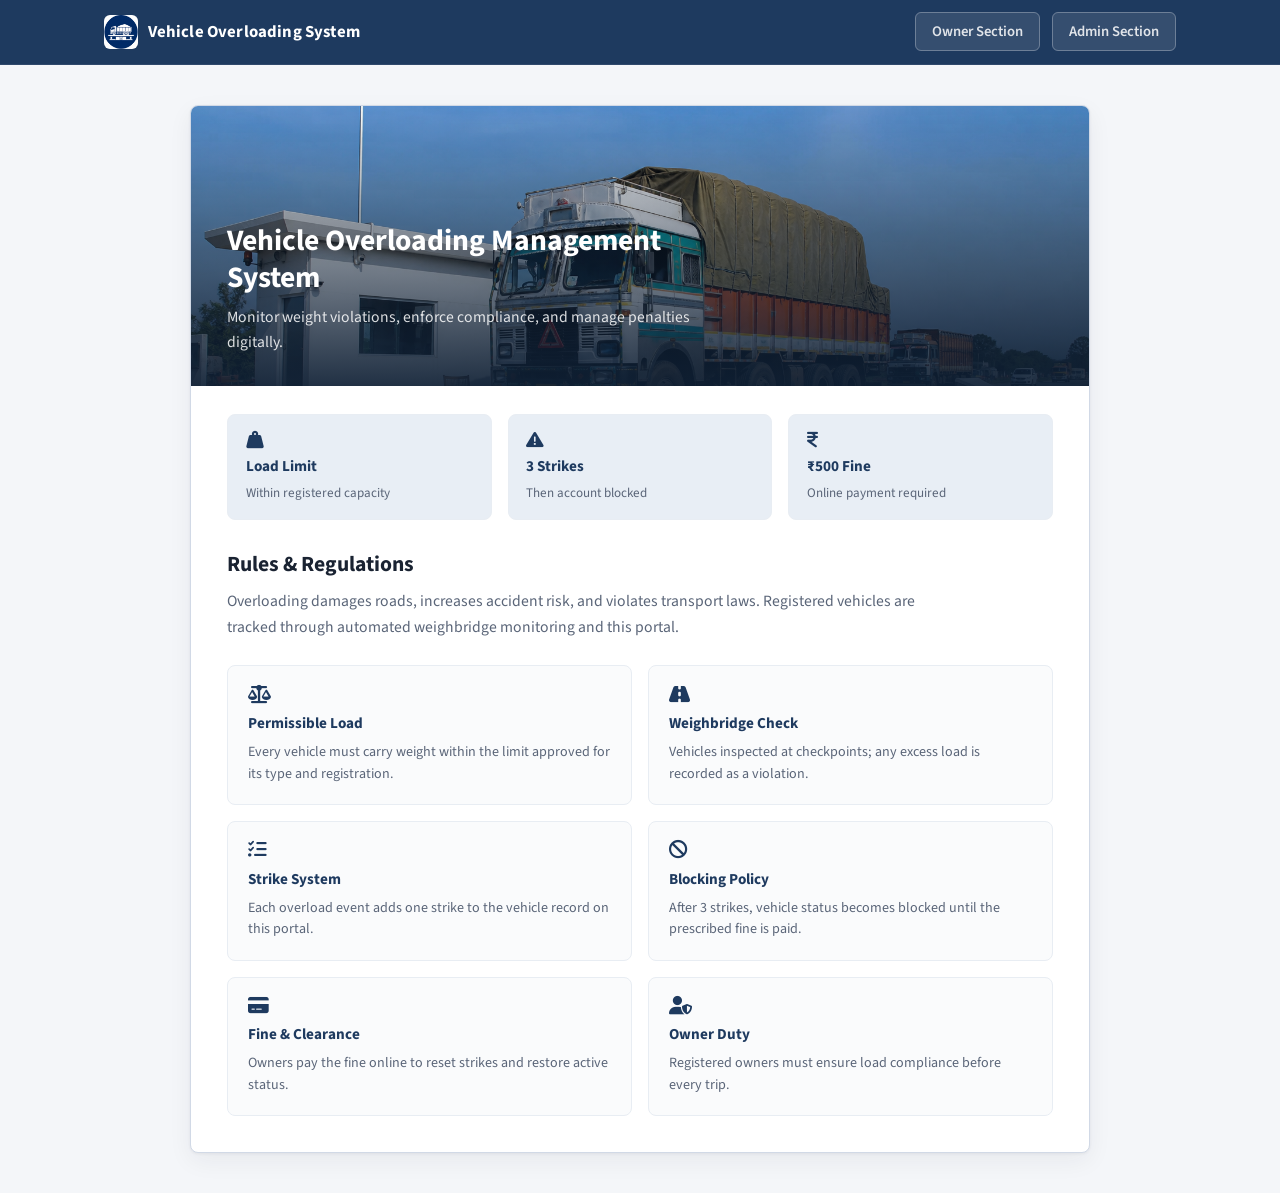
<file: demo/src/main/resources/static/index.html>
<!doctype html>
<html lang="en">
<head>
  <meta charset="utf-8" />
  <meta name="viewport" content="width=device-width,initial-scale=1" />
  <title>Vehicle Overloading Management System</title>
  <link href="css/style.css?v=16" rel="stylesheet" />
  <link rel="stylesheet" href="https://cdnjs.cloudflare.com/ajax/libs/font-awesome/6.4.0/css/all.min.css" crossorigin="anonymous" referrerpolicy="no-referrer" />
</head>
<body class="auth-page home-page">
  <nav class="nav">
    <div class="container nav-inner">
      <a class="brand" href="index.html"><img src="images/logo.png" alt="" class="brand-logo"> Vehicle Overloading System</a>
      <ul class="nav-links">
        <li><a href="login.html" class="portal-link">Owner Section</a></li>
        <li><a href="admin-login.html" class="portal-link">Admin Section</a></li>
      </ul>
    </div>
  </nav>

  <main class="container center-page">
    <div class="card home-card">
      <div class="home-hero">
        <img src="images/hero-truck.jpg" alt="Commercial vehicle at weighbridge" class="home-hero-image">
        <div class="home-hero-overlay">
          <h1>Vehicle Overloading Management System</h1>
          <p>Monitor weight violations, enforce compliance, and manage penalties digitally.</p>
        </div>
      </div>

      <div class="home-content">
        <div class="home-highlights">
          <div class="home-highlight">
            <i class="fa-solid fa-weight-hanging"></i>
            <strong>Load Limit</strong>
            <span>Within registered capacity</span>
          </div>
          <div class="home-highlight">
            <i class="fa-solid fa-triangle-exclamation"></i>
            <strong>3 Strikes</strong>
            <span>Then account blocked</span>
          </div>
          <div class="home-highlight">
            <i class="fa-solid fa-indian-rupee-sign"></i>
            <strong>₹500 Fine</strong>
            <span>Online payment required</span>
          </div>
        </div>

        <h2 class="home-section-title">Rules &amp; Regulations</h2>
        <p class="home-intro muted">
          Overloading damages roads, increases accident risk, and violates transport laws.
          Registered vehicles are tracked through automated weighbridge monitoring and this portal.
        </p>

        <div class="home-rules-grid">
          <article class="home-rule-card">
            <i class="fa-solid fa-scale-balanced"></i>
            <h3>Permissible Load</h3>
            <p>Every vehicle must carry weight within the limit approved for its type and registration.</p>
          </article>
          <article class="home-rule-card">
            <i class="fa-solid fa-road"></i>
            <h3>Weighbridge Check</h3>
            <p>Vehicles inspected at checkpoints; any excess load is recorded as a violation.</p>
          </article>
          <article class="home-rule-card">
            <i class="fa-solid fa-list-check"></i>
            <h3>Strike System</h3>
            <p>Each overload event adds one strike to the vehicle record on this portal.</p>
          </article>
          <article class="home-rule-card">
            <i class="fa-solid fa-ban"></i>
            <h3>Blocking Policy</h3>
            <p>After 3 strikes, vehicle status becomes blocked until the prescribed fine is paid.</p>
          </article>
          <article class="home-rule-card">
            <i class="fa-solid fa-credit-card"></i>
            <h3>Fine &amp; Clearance</h3>
            <p>Owners pay the fine online to reset strikes and restore active status.</p>
          </article>
          <article class="home-rule-card">
            <i class="fa-solid fa-user-shield"></i>
            <h3>Owner Duty</h3>
            <p>Registered owners must ensure load compliance before every trip.</p>
          </article>
        </div>
      </div>
    </div>
  </main>
</body>
</html>
</file>
<file: demo/src/main/resources/static/css/style.css>
@import url('https://fonts.googleapis.com/css2?family=Source+Sans+3:wght@400;500;600;700&display=swap');

:root {
  --bg: #f4f6f9;
  --surface: #ffffff;
  --primary: #1e3a5f;
  --primary-hover: #152a45;
  --primary-soft: #e8eef5;
  --accent: #1e3a5f;
  --text: #1a2332;
  --muted: #5a6578;
  --border: #d1d9e6;
  --border-light: #e8edf3;
  --success: #1a7f4b;
  --success-bg: #e8f5ee;
  --danger: #b42318;
  --danger-bg: #fdecea;
  --warning: #b54708;
  --warning-bg: #fef3e2;
  --shadow: 0 1px 3px rgba(26, 35, 50, 0.06), 0 8px 24px rgba(26, 35, 50, 0.06);
  --radius: 8px;
  --nav-height: 64px;
}

* { box-sizing: border-box; }

body {
  font-family: 'Source Sans 3', system-ui, -apple-system, sans-serif;
  background: var(--bg);
  color: var(--text);
  margin: 0;
  line-height: 1.55;
  font-size: 15px;
  -webkit-font-smoothing: antialiased;
}

.container { max-width: 1120px; margin: 0 auto; padding: 0 1.5rem; }

/* Navigation */
.nav {
  background: var(--primary);
  color: #fff;
  border-bottom: 1px solid rgba(255, 255, 255, 0.08);
  position: sticky;
  top: 0;
  z-index: 100;
}

.nav-inner {
  display: flex;
  align-items: center;
  justify-content: space-between;
  min-height: var(--nav-height);
}

.brand {
  color: #fff;
  text-decoration: none;
  font-weight: 700;
  font-size: 1.05rem;
  letter-spacing: 0.01em;
  display: flex;
  align-items: center;
  gap: 0.6rem;
}

.brand i { font-size: 1.1rem; opacity: 0.9; }

.brand-logo {
  width: 34px;
  height: 34px;
  object-fit: cover;
  border-radius: 6px;
  flex-shrink: 0;
}

.nav-links {
  list-style: none;
  display: flex;
  gap: 0.25rem;
  margin: 0;
  padding: 0;
  align-items: center;
}

.nav-links a {
  color: rgba(255, 255, 255, 0.85);
  text-decoration: none;
  padding: 0.45rem 0.85rem;
  border-radius: 4px;
  font-weight: 500;
  font-size: 0.92rem;
  transition: color 0.15s, background 0.15s;
}

.nav-links a.active {
  color: #fff;
  background: rgba(255, 255, 255, 0.12);
}

.nav-links a:hover { color: #fff; background: rgba(255, 255, 255, 0.08); }

.nav-links a.portal-link {
  border: 1px solid rgba(255, 255, 255, 0.25);
  margin-left: 0.25rem;
}

/* Auth layout */
.auth-page { background: var(--bg); min-height: 100vh; }

.auth-page .nav {
  background: var(--primary);
  box-shadow: none;
}

.auth-layout {
  display: grid;
  grid-template-columns: 1fr 1fr;
  min-height: calc(100vh - var(--nav-height));
}

.auth-brand-panel {
  background:
    linear-gradient(135deg, rgba(21, 42, 69, 0.92), rgba(30, 58, 95, 0.88)),
    url('../images/hero-truck.jpg') center/cover no-repeat;
  color: #fff;
  padding: 3rem 2.5rem;
  display: flex;
  flex-direction: column;
  justify-content: center;
  border-right: 1px solid rgba(255, 255, 255, 0.08);
}

.auth-brand-panel .system-tag {
  display: inline-block;
  font-size: 0.75rem;
  font-weight: 600;
  letter-spacing: 0.08em;
  text-transform: uppercase;
  color: rgba(255, 255, 255, 0.65);
  margin-bottom: 1rem;
}

.auth-brand-panel h1 {
  margin: 0 0 1rem;
  font-size: 1.85rem;
  font-weight: 700;
  line-height: 1.25;
  max-width: 360px;
}

.auth-brand-panel p {
  margin: 0;
  color: rgba(255, 255, 255, 0.75);
  font-size: 1rem;
  max-width: 380px;
  line-height: 1.6;
}

.auth-brand-panel ul {
  margin: 2rem 0 0;
  padding: 0;
  list-style: none;
}

.auth-brand-panel li {
  display: flex;
  align-items: flex-start;
  gap: 0.65rem;
  margin-bottom: 0.85rem;
  color: rgba(255, 255, 255, 0.8);
  font-size: 0.92rem;
}

.auth-brand-panel li i {
  margin-top: 0.15rem;
  opacity: 0.7;
  width: 1rem;
  text-align: center;
}

.auth-form-panel {
  display: flex;
  align-items: center;
  justify-content: center;
  padding: 2.5rem 1.5rem;
  background: var(--bg);
}

.center-page {
  display: flex;
  align-items: center;
  justify-content: center;
  min-height: calc(100vh - var(--nav-height));
  padding: 2.5rem 1.5rem;
}

/* Cards */
.card {
  background: var(--surface);
  border: 1px solid var(--border);
  border-radius: var(--radius);
  box-shadow: var(--shadow);
  padding: 2rem;
}

.auth-card {
  width: 100%;
  max-width: 420px;
  position: relative;
}

.auth-card.wide { max-width: 480px; }

.auth-card.compact {
  max-width: 380px;
  padding: 1.25rem 1.35rem;
}

.auth-card.compact .auth-header {
  margin-bottom: 1rem;
  padding-bottom: 0.85rem;
}

.auth-card.compact .auth-header h2 {
  font-size: 1.2rem;
}

.auth-card.compact .auth-header .muted {
  font-size: 0.85rem;
}

.auth-card.compact .form-row {
  margin-bottom: 0.65rem;
}

.auth-card.compact .form-row label {
  font-size: 0.82rem;
  margin-bottom: 0.25rem;
}

.auth-card.compact .form-row input,
.auth-card.compact .form-row textarea {
  padding: 0.5rem 0.75rem;
  font-size: 0.88rem;
}

.auth-card.compact .input-group input,
.auth-card.compact .input-group textarea {
  padding-left: 2.1rem;
}

.auth-card.compact .input-group i {
  left: 0.75rem;
  font-size: 0.8rem;
}

.auth-card.compact .form-actions {
  margin-top: 0.85rem;
}

.auth-card.compact .btn {
  padding: 0.55rem 1rem;
  font-size: 0.88rem;
}

.auth-card.compact .auth-footer {
  margin-top: 0.85rem;
  padding-top: 0.85rem;
  font-size: 0.85rem;
}

.register-grid {
  display: grid;
  grid-template-columns: 1fr 1fr;
  gap: 0 0.75rem;
}

.register-grid .form-row-full {
  grid-column: 1 / -1;
}

@media (max-width: 520px) {
  .register-grid { grid-template-columns: 1fr; }
}

.auth-header {
  margin-bottom: 1.75rem;
  padding-bottom: 1.25rem;
  border-bottom: 1px solid var(--border-light);
}

.auth-header-top {
  display: flex;
  align-items: center;
  justify-content: space-between;
  margin-bottom: 1rem;
}

.auth-back {
  display: inline-flex;
  align-items: center;
  gap: 0.4rem;
  color: var(--muted);
  text-decoration: none;
  font-size: 0.88rem;
  font-weight: 600;
  transition: color 0.15s;
  margin-bottom: 1rem;
}

.auth-back:hover { color: var(--primary); }

.auth-close {
  display: inline-flex;
  align-items: center;
  justify-content: center;
  width: 2rem;
  height: 2rem;
  border-radius: 6px;
  color: var(--muted);
  text-decoration: none;
  border: 1px solid var(--border);
  background: var(--surface);
  transition: color 0.15s, border-color 0.15s, background 0.15s;
}

.auth-close:hover {
  color: var(--text);
  border-color: #b8c5d6;
  background: var(--primary-soft);
}

.auth-header h2 {
  margin: 0 0 0.35rem;
  font-size: 1.45rem;
  font-weight: 700;
  color: var(--text);
}

.auth-header .muted { margin: 0; font-size: 0.92rem; }

.auth-icon { display: none; }

/* Forms */
.form-row { margin-bottom: 1rem; }

.form-row label {
  display: block;
  margin-bottom: 0.35rem;
  color: var(--text);
  font-size: 0.88rem;
  font-weight: 600;
}

.input-group { position: relative; display: flex; align-items: center; }

.input-group i {
  position: absolute;
  left: 0.85rem;
  color: var(--muted);
  font-size: 0.85rem;
  pointer-events: none;
}

.form-row input,
.form-row textarea,
.form-row select {
  width: 100%;
  padding: 0.65rem 0.85rem;
  border: 1px solid var(--border);
  border-radius: 6px;
  font-family: inherit;
  font-size: 0.95rem;
  color: var(--text);
  background: var(--surface);
  transition: border-color 0.15s, box-shadow 0.15s;
}

.input-group input,
.input-group textarea { padding-left: 2.35rem; }

.form-row input:focus,
.form-row textarea:focus,
.form-row select:focus {
  outline: none;
  border-color: var(--primary);
  box-shadow: 0 0 0 3px rgba(30, 58, 95, 0.1);
}

.form-row input::placeholder,
.form-row textarea::placeholder { color: #9aa5b5; }

.form-actions { margin-top: 1.5rem; }

.form-actions .btn { width: 100%; }

.auth-footer {
  text-align: center;
  margin-top: 1.25rem;
  padding-top: 1.25rem;
  border-top: 1px solid var(--border-light);
  font-size: 0.9rem;
}

.auth-footer a { font-weight: 600; text-decoration: none; color: var(--primary); }

/* Buttons */
.btn {
  display: inline-flex;
  align-items: center;
  justify-content: center;
  gap: 0.45rem;
  border: 1px solid transparent;
  padding: 0.65rem 1.1rem;
  border-radius: 6px;
  cursor: pointer;
  font-family: inherit;
  font-size: 0.92rem;
  font-weight: 600;
  text-decoration: none;
  transition: background 0.15s, border-color 0.15s;
}

.btn.primary {
  background: var(--primary);
  color: #fff;
}

.btn.primary:hover { background: var(--primary-hover); }

.btn.secondary {
  background: var(--surface);
  color: var(--primary);
  border-color: var(--border);
}

.btn.secondary:hover {
  background: var(--primary-soft);
  border-color: #b8c5d6;
}

/* Dashboard */
.dashboard { padding: 2rem 0 3rem; }

.dashboard-header {
  display: flex;
  align-items: center;
  justify-content: space-between;
  margin-bottom: 1.5rem;
  padding-bottom: 1rem;
  border-bottom: 1px solid var(--border-light);
  flex-wrap: wrap;
  gap: 1rem;
}

.dashboard-header h1 {
  margin: 0;
  font-size: 1.5rem;
  font-weight: 700;
  color: var(--text);
}

.dashboard-header h1 span { color: var(--primary); font-weight: 600; }

.home-hero-image,
.dashboard-banner {
  width: 100%;
  display: block;
  object-fit: cover;
}

.home-card {
  width: 100%;
  max-width: 900px;
  padding: 0;
  text-align: left;
  overflow: hidden;
}

.home-hero {
  position: relative;
  min-height: 280px;
}

.home-hero-image {
  width: 100%;
  height: 280px;
  object-fit: cover;
  margin: 0;
  border: none;
  border-radius: 0;
  box-shadow: none;
}

.home-hero-overlay {
  position: absolute;
  inset: 0;
  display: flex;
  flex-direction: column;
  justify-content: flex-end;
  padding: 2rem 2.25rem;
  background: linear-gradient(to top, rgba(15, 32, 53, 0.92) 0%, rgba(15, 32, 53, 0.45) 55%, transparent 100%);
  color: #fff;
}

.home-hero-overlay .system-tag {
  color: rgba(255, 255, 255, 0.75);
  margin-bottom: 0.5rem;
}

.home-hero-overlay h1 {
  margin: 0 0 0.5rem;
  font-size: 1.85rem;
  font-weight: 700;
  line-height: 1.25;
  max-width: 520px;
}

.home-hero-overlay p {
  margin: 0;
  max-width: 480px;
  color: rgba(255, 255, 255, 0.85);
  font-size: 0.98rem;
  line-height: 1.55;
}

.home-content {
  padding: 1.75rem 2.25rem 2.25rem;
}

.home-highlights {
  display: grid;
  grid-template-columns: repeat(3, 1fr);
  gap: 1rem;
  margin-bottom: 1.75rem;
}

.home-highlight {
  display: flex;
  flex-direction: column;
  align-items: flex-start;
  gap: 0.25rem;
  padding: 1rem 1.1rem;
  background: var(--primary-soft);
  border: 1px solid var(--border-light);
  border-radius: var(--radius);
}

.home-highlight i {
  color: var(--primary);
  font-size: 1.1rem;
  margin-bottom: 0.15rem;
}

.home-highlight strong {
  font-size: 0.95rem;
  color: var(--primary);
}

.home-highlight span {
  font-size: 0.82rem;
  color: var(--muted);
}

.home-section-title {
  margin: 0 0 0.5rem;
  font-size: 1.35rem;
  font-weight: 700;
  color: var(--text);
}

.home-intro {
  margin: 0 0 1.5rem;
  font-size: 0.98rem;
  line-height: 1.65;
  max-width: 720px;
}

.home-rules-grid {
  display: grid;
  grid-template-columns: repeat(2, 1fr);
  gap: 1rem;
}

.home-rule-card {
  padding: 1.15rem 1.25rem;
  background: #fafbfc;
  border: 1px solid var(--border-light);
  border-radius: var(--radius);
  transition: border-color 0.15s, box-shadow 0.15s;
}

.home-rule-card:hover {
  border-color: #c5d0de;
  box-shadow: 0 4px 14px rgba(26, 35, 50, 0.06);
}

.home-rule-card i {
  color: var(--primary);
  font-size: 1.15rem;
  margin-bottom: 0.5rem;
}

.home-rule-card h3 {
  margin: 0 0 0.4rem;
  font-size: 0.95rem;
  font-weight: 700;
  color: var(--primary);
}

.home-rule-card p {
  margin: 0;
  font-size: 0.88rem;
  line-height: 1.55;
  color: var(--muted);
}

.home-page .nav-links {
  gap: 0.5rem;
}

.home-page .nav-links a.portal-link {
  background: rgba(255, 255, 255, 0.1);
  border: 1px solid rgba(255, 255, 255, 0.28);
  padding: 0.5rem 1rem;
  border-radius: 6px;
  font-weight: 600;
}

.home-page .nav-links a.portal-link:hover {
  background: rgba(255, 255, 255, 0.18);
}

@media (max-width: 768px) {
  .home-highlights,
  .home-rules-grid {
    grid-template-columns: 1fr;
  }

  .home-hero-overlay h1 {
    font-size: 1.45rem;
  }

  .home-content {
    padding: 1.5rem 1.25rem 1.75rem;
  }

  .home-hero,
  .home-hero-image {
    min-height: 220px;
    height: 220px;
  }
}

.dashboard-banner {
  height: 200px;
  margin-bottom: 1.5rem;
  border-radius: var(--radius);
  border: 1px solid var(--border);
  box-shadow: var(--shadow);
}

.dashboard-actions {
  display: flex;
  align-items: center;
  gap: 0.65rem;
  flex-wrap: wrap;
}

.history-panel { margin-top: 1.25rem; }

.history-panel h3 {
  margin: 0;
  font-size: 1rem;
  font-weight: 700;
  color: var(--primary);
  display: flex;
  align-items: center;
  gap: 0.5rem;
}

.history-panel .detail-header {
  margin-bottom: 1rem;
  padding-bottom: 0;
  border-bottom: none;
}

.page-title {
  margin: 0;
  font-size: 1.45rem;
  font-weight: 700;
}

.cards {
  display: grid;
  grid-template-columns: repeat(2, 1fr);
  gap: 1.25rem;
}

.info-card { padding: 1.5rem; }

.info-card h3 {
  margin: 0 0 1.25rem;
  padding-bottom: 0.75rem;
  border-bottom: 1px solid var(--border-light);
  font-size: 0.95rem;
  font-weight: 700;
  color: var(--primary);
  text-transform: uppercase;
  letter-spacing: 0.04em;
  display: flex;
  align-items: center;
  gap: 0.5rem;
}

.info-card h3 i {
  font-size: 0.9rem;
  color: var(--muted);
}

.info-card p {
  margin: 0 0 0.85rem;
  color: var(--text);
  font-size: 0.95rem;
}

.info-card p:last-child { margin-bottom: 0; }

.info-card p strong {
  display: block;
  color: var(--muted);
  font-weight: 600;
  font-size: 0.78rem;
  text-transform: uppercase;
  letter-spacing: 0.04em;
  margin-bottom: 0.2rem;
}

.status-badge {
  display: inline-block;
  padding: 0.15rem 0.6rem;
  border-radius: 4px;
  font-size: 0.8rem;
  font-weight: 600;
  text-transform: capitalize;
}

.status-active { color: var(--success); }
.status-badge.status-active { background: var(--success-bg); color: var(--success); }

.status-blocked { color: var(--danger); }
.status-badge.status-blocked { background: var(--danger-bg); color: var(--danger); }

.status-pending { color: var(--warning); }
.status-badge.status-pending { background: var(--warning-bg); color: var(--warning); }

.payment-card {
  margin-top: 1.25rem;
  border-left: 3px solid var(--danger);
  background: var(--surface);
}

.payment-card.hidden { display: none; }

.payment-card h3 {
  margin-top: 0;
  color: var(--danger);
  font-size: 1rem;
  font-weight: 700;
  display: flex;
  align-items: center;
  gap: 0.5rem;
}

/* Admin */
.admin-nav { background: #152a45; }

.admin-page .btn.primary {
  background: #152a45;
}

.admin-page .btn.primary:hover { background: #0f2035; }

.admin-page.auth-page .auth-brand-panel {
  background:
    linear-gradient(135deg, rgba(15, 32, 53, 0.94), rgba(21, 42, 69, 0.9)),
    url('../images/hero-truck.jpg') center/cover no-repeat;
}

.admin-dashboard .admin-section { margin-bottom: 1.25rem; }

.admin-dashboard .admin-section h3 { margin-top: 0; margin-bottom: 1rem; }

.admin-dashboard .admin-section h4 {
  margin: 1.5rem 0 0.75rem;
  font-size: 0.95rem;
  font-weight: 700;
  color: var(--primary);
  text-transform: uppercase;
  letter-spacing: 0.04em;
}

.table-wrap {
  overflow-x: auto;
  border: 1px solid var(--border);
  border-radius: var(--radius);
  background: var(--surface);
}

.table-section {
  padding: 0;
  overflow: hidden;
}

.table-section-header {
  display: flex;
  align-items: center;
  justify-content: space-between;
  gap: 1rem;
  padding: 1.15rem 1.5rem;
  border-bottom: 1px solid var(--border-light);
  background: #fafbfc;
}

.table-section-header h3 {
  margin: 0;
  font-size: 1rem;
  font-weight: 700;
  color: var(--primary);
  display: flex;
  align-items: center;
  gap: 0.5rem;
}

.table-section .table-wrap {
  border: none;
  border-radius: 0;
}

.admin-table {
  width: 100%;
  min-width: 980px;
  border-collapse: collapse;
  font-size: 0.9rem;
}

.admin-table th,
.admin-table td {
  padding: 0.85rem 1rem;
  border: 1px solid var(--border-light);
  text-align: left;
  vertical-align: middle;
}

.admin-table thead th {
  background: var(--primary);
  color: #fff;
  font-weight: 600;
  font-size: 0.78rem;
  text-transform: uppercase;
  letter-spacing: 0.05em;
  white-space: nowrap;
  position: sticky;
  top: 0;
  z-index: 1;
}

.admin-table tbody tr:nth-child(even) { background: #f8fafc; }

.admin-table tbody tr:hover { background: #eef3f9; }

.admin-table td.cell-mono {
  font-family: ui-monospace, SFMono-Regular, Menlo, Consolas, monospace;
  font-size: 0.82rem;
  color: #334155;
}

.admin-table td.cell-truncate {
  max-width: 170px;
  overflow: hidden;
  text-overflow: ellipsis;
  white-space: nowrap;
}

.admin-table td.cell-amount {
  font-weight: 700;
  color: var(--primary);
  white-space: nowrap;
}

.admin-table td.table-empty {
  text-align: center;
  padding: 2rem 1rem;
  color: var(--muted);
  font-style: italic;
}

.btn-sm { padding: 0.35rem 0.7rem; font-size: 0.85rem; }

.detail-header {
  display: flex;
  align-items: center;
  justify-content: space-between;
  margin-bottom: 1.25rem;
  padding-bottom: 1rem;
  border-bottom: 1px solid var(--border-light);
  flex-wrap: wrap;
  gap: 0.75rem;
}

.detail-grid {
  display: grid;
  grid-template-columns: repeat(3, 1fr);
  gap: 1rem;
  margin-bottom: 1.25rem;
  padding: 1.25rem;
  background: #fafbfc;
  border: 1px solid var(--border-light);
  border-radius: var(--radius);
}

.detail-grid p { margin: 0; font-size: 0.92rem; }

.hidden { display: none; }

.admin-menu-grid {
  display: grid;
  grid-template-columns: repeat(2, 1fr);
  gap: 1.25rem;
}

.admin-menu-card {
  display: block;
  text-decoration: none;
  color: inherit;
  padding: 1.5rem;
  transition: border-color 0.15s, box-shadow 0.15s;
}

.admin-menu-card:hover {
  border-color: #b8c5d6;
  box-shadow: var(--shadow);
}

.admin-menu-card i {
  font-size: 1.5rem;
  color: var(--primary);
  margin-bottom: 0.75rem;
  display: block;
}

.admin-menu-card h3 {
  margin: 0 0 0.4rem;
  font-weight: 700;
  font-size: 1.05rem;
}

.admin-menu-card .muted { font-size: 0.88rem; }

.portal-switch {
  margin-top: 1.25rem;
  padding-top: 1.25rem;
  border-top: 1px solid var(--border-light);
  text-align: center;
}

.portal-switch .muted { margin-bottom: 0.65rem; font-size: 0.88rem; }

.portal-btn {
  width: 100%;
  justify-content: center;
  margin-bottom: 0.5rem;
  text-decoration: none;
}

.muted { color: var(--muted); }

a { color: var(--primary); }

.footer {
  padding: 2rem;
  text-align: center;
  color: var(--muted);
  font-size: 0.88rem;
}

.section-header {
  display: flex;
  align-items: center;
  justify-content: space-between;
  margin-bottom: 1.25rem;
  padding-bottom: 1rem;
  border-bottom: 1px solid var(--border-light);
  flex-wrap: wrap;
  gap: 0.75rem;
}

.section-header h1,
.section-header h2 { margin: 0; }

/* Admin detail page */
.breadcrumb {
  display: flex;
  align-items: center;
  gap: 0.5rem;
  margin-bottom: 0.75rem;
  font-size: 0.88rem;
  color: var(--muted);
}

.breadcrumb a {
  color: var(--muted);
  text-decoration: none;
  font-weight: 600;
}

.breadcrumb a:hover { color: var(--primary); }

.breadcrumb i { font-size: 0.7rem; opacity: 0.6; }

.detail-summary {
  display: flex;
  align-items: center;
  justify-content: space-between;
  gap: 1.5rem;
  padding: 1.5rem 1.75rem;
  margin-bottom: 1.25rem;
  background: linear-gradient(135deg, #152a45 0%, #1e3a5f 100%);
  border-radius: var(--radius);
  color: #fff;
  flex-wrap: wrap;
}

.detail-summary-main h2 {
  margin: 0.35rem 0 0.25rem;
  font-size: 1.65rem;
  font-weight: 700;
  letter-spacing: 0.02em;
}

.detail-summary-main p {
  margin: 0;
  color: rgba(255, 255, 255, 0.75);
  font-size: 0.92rem;
}

.detail-tag {
  display: inline-block;
  padding: 0.2rem 0.55rem;
  border-radius: 4px;
  background: rgba(255, 255, 255, 0.12);
  font-size: 0.72rem;
  font-weight: 700;
  letter-spacing: 0.06em;
  text-transform: uppercase;
}

.detail-summary-stats {
  display: flex;
  gap: 0.85rem;
  flex-wrap: wrap;
}

.stat-pill {
  min-width: 110px;
  padding: 0.85rem 1rem;
  border-radius: var(--radius);
  background: rgba(255, 255, 255, 0.1);
  border: 1px solid rgba(255, 255, 255, 0.12);
  text-align: center;
}

.stat-pill label {
  display: block;
  font-size: 0.72rem;
  font-weight: 600;
  letter-spacing: 0.05em;
  text-transform: uppercase;
  color: rgba(255, 255, 255, 0.65);
  margin-bottom: 0.35rem;
}

.stat-pill span {
  font-size: 1.15rem;
  font-weight: 700;
}

.detail-cards-grid {
  display: grid;
  grid-template-columns: repeat(2, 1fr);
  gap: 1.25rem;
  margin-bottom: 1.25rem;
}

.detail-section-title {
  margin: 0 0 1rem;
  padding-bottom: 0.75rem;
  border-bottom: 1px solid var(--border-light);
  font-size: 0.95rem;
  font-weight: 700;
  color: var(--primary);
  text-transform: uppercase;
  letter-spacing: 0.04em;
  display: flex;
  align-items: center;
  gap: 0.5rem;
}

.detail-section-title i {
  color: var(--muted);
  font-size: 0.9rem;
}

.detail-field {
  margin-bottom: 0.9rem;
}

.detail-field:last-child { margin-bottom: 0; }

.detail-field label {
  display: block;
  font-size: 0.75rem;
  font-weight: 600;
  letter-spacing: 0.05em;
  text-transform: uppercase;
  color: var(--muted);
  margin-bottom: 0.25rem;
}

.detail-field span {
  font-size: 0.95rem;
  color: var(--text);
  font-weight: 500;
}

.detail-loading {
  display: flex;
  align-items: center;
  justify-content: center;
  gap: 0.65rem;
  padding: 3rem 1rem;
  color: var(--muted);
}

.detail-loading i { color: var(--primary); }

@media (max-width: 900px) {
  .auth-layout { grid-template-columns: 1fr; }

  .auth-brand-panel {
    padding: 2rem 1.5rem;
    min-height: auto;
  }

  .auth-brand-panel h1 { font-size: 1.45rem; }

  .auth-brand-panel ul { display: none; }
}

@media (max-width: 800px) {
  .cards,
  .admin-menu-grid,
  .detail-grid,
  .detail-cards-grid { grid-template-columns: 1fr; }

  .detail-summary {
    flex-direction: column;
    align-items: flex-start;
  }

  .center-page,
  .auth-form-panel {
    min-height: auto;
    padding: 2rem 1rem 3rem;
  }

  .nav-links a { padding: 0.4rem 0.55rem; font-size: 0.85rem; }
}
</file>
